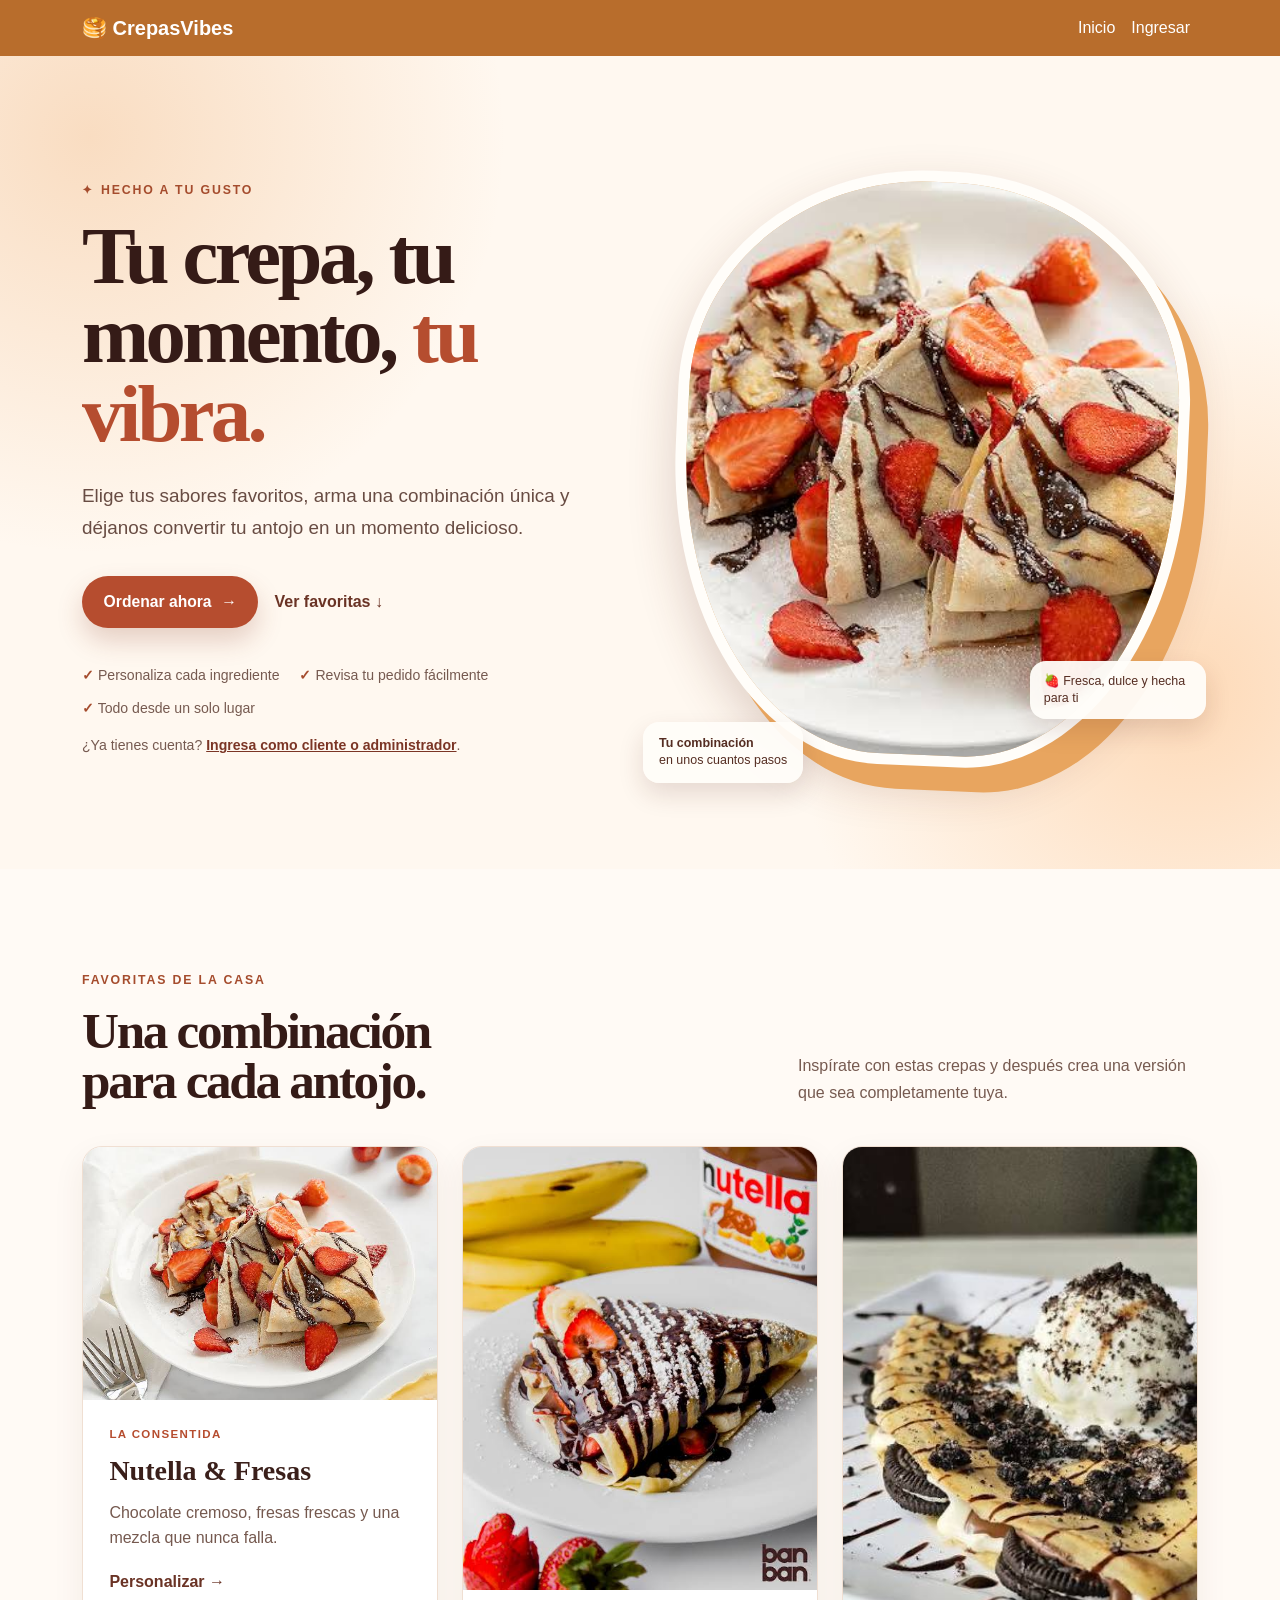
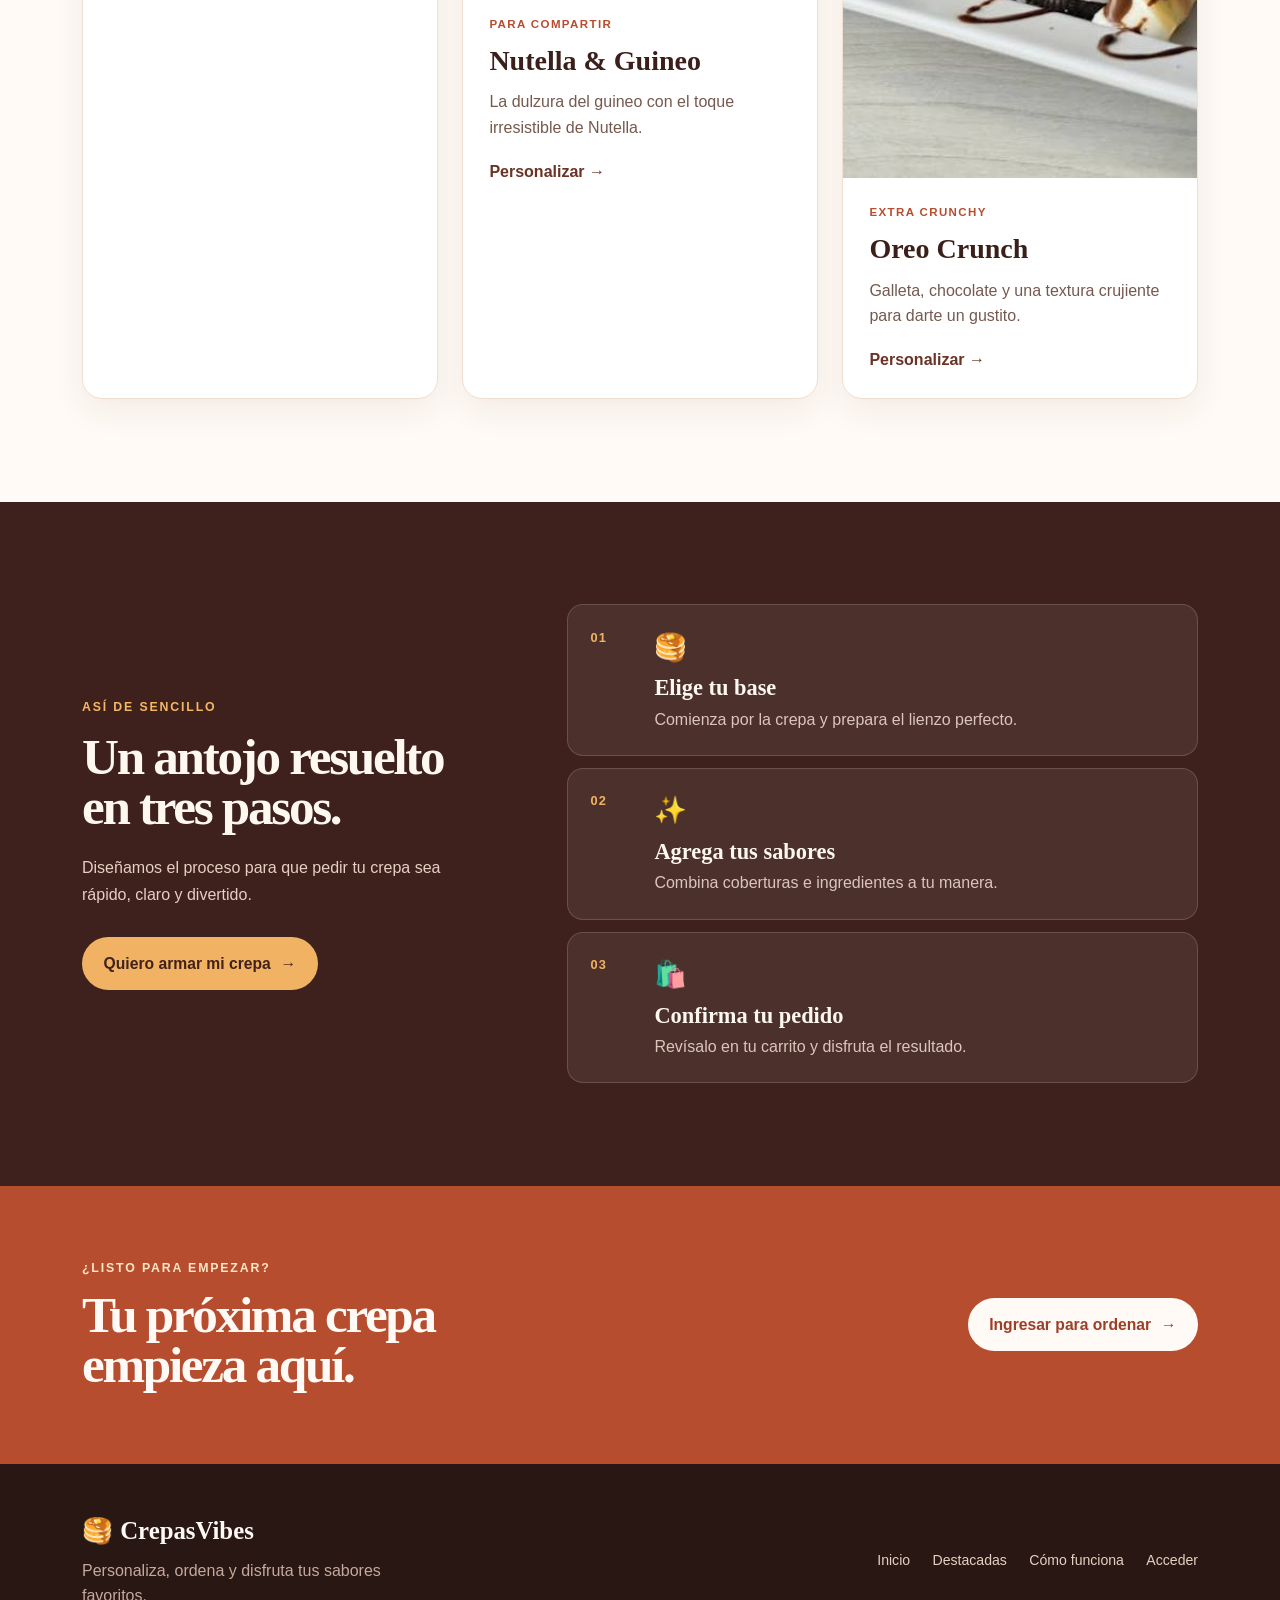
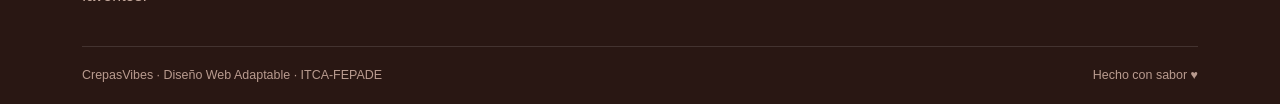
<file: index.html>
<!doctype html>
<html lang="es">

<head>
    <meta charset="utf-8">
    <meta name="viewport" content="width=device-width,initial-scale=1">
    <meta name="description" content="CrepasVibes: personaliza tu crepa y disfruta tus sabores favoritos.">
    <title>CrepasVibes - Tu crepa, tu momento</title>
    <link href="https://cdn.jsdelivr.net/npm/bootstrap@5.3.3/dist/css/bootstrap.min.css" rel="stylesheet">
    <link rel="stylesheet" href="CSS/style.css">
</head>

<body data-pagina="inicio" class="inicio">
    <div id="nav"></div>

    <main>
        <section class="inicio-hero" aria-labelledby="inicio-titulo">
            <div class="container">
                <div class="row align-items-center g-5">
                    <div class="col-lg-6">
                        <p class="inicio-eyebrow"><span aria-hidden="true">✦</span> Hecho a tu gusto</p>
                        <h1 id="inicio-titulo">Tu crepa, tu momento, <span>tu vibra.</span></h1>
                        <p class="inicio-intro">Elige tus sabores favoritos, arma una combinación única y déjanos
                            convertir tu antojo en un momento delicioso.</p>
                        <div class="d-flex flex-wrap align-items-center gap-3">
                            <a href="login.html" class="btn inicio-btn-principal">Ordenar ahora <span
                                    aria-hidden="true">→</span></a>
                            <a href="#crepas-destacadas" class="inicio-link-hero">Ver favoritas <span
                                    aria-hidden="true">↓</span></a>
                        </div>
                        <ul class="inicio-beneficios" aria-label="Beneficios de CrepasVibes">
                            <li><span aria-hidden="true">✓</span> Personaliza cada ingrediente</li>
                            <li><span aria-hidden="true">✓</span> Revisa tu pedido fácilmente</li>
                            <li><span aria-hidden="true">✓</span> Todo desde un solo lugar</li>
                        </ul>
                        <p class="inicio-acceso">¿Ya tienes cuenta? <a href="login.html">Ingresa como cliente o administrador</a>.</p>
                    </div>
                    <div class="col-lg-6">
                        <figure class="inicio-hero-visual">
                            <div class="inicio-imagen-marco">
                                <img src="IMG/NUTELLAFRESA.jpg" alt="Crepa dorada con fresas y chocolate" width="1200"
                                    height="900">
                            </div>
                            <p class="inicio-nota sabor-nota"><span aria-hidden="true">🍓</span>
                                Fresca, dulce y hecha para ti</p>
                            <p class="inicio-nota proceso-nota"><strong>Tu combinación</strong><br>en unos
                                cuantos pasos</p>
                        </figure>
                    </div>
                </div>
            </div>
        </section>

        <section id="crepas-destacadas" class="inicio-seccion inicio-destacadas" aria-labelledby="destacadas-titulo">
            <div class="container">
                <div class="inicio-encabezado-seccion">
                    <div>
                        <p class="inicio-eyebrow">Favoritas de la casa</p>
                        <h2 id="destacadas-titulo">Una combinación para cada antojo.</h2>
                    </div>
                    <p>Inspírate con estas crepas y después crea una versión que sea completamente tuya.</p>
                </div>

                <div class="row g-4">
                    <div class="col-md-6 col-lg-4">
                        <article class="inicio-tarjeta h-100">
                            <div class="inicio-tarjeta-imagen inicio-sabor-fresa"><img src="IMG/NUTELLAFRESA.jpg" alt=""></div>
                            <div class="inicio-tarjeta-cuerpo">
                                <p class="inicio-etiqueta">La consentida</p>
                                <h3>Nutella &amp; Fresas</h3>
                                <p>Chocolate cremoso, fresas frescas y una mezcla que nunca falla.</p>
                                <a href="login.html" class="inicio-enlace">Personalizar <span aria-hidden="true">→</span></a>
                            </div>
                        </article>
                    </div>
                    <div class="col-md-6 col-lg-4">
                        <article class="inicio-tarjeta h-100">
                            <div class="inicio-tarjeta-imagen inicio-sabor-guineo"><img src="IMG/NUTELLAYGUINEO.jpg" alt=""></div>
                            <div class="inicio-tarjeta-cuerpo">
                                <p class="inicio-etiqueta">Para compartir</p>
                                <h3>Nutella &amp; Guineo</h3>
                                <p>La dulzura del guineo con el toque irresistible de Nutella.</p>
                                <a href="login.html" class="inicio-enlace">Personalizar <span aria-hidden="true">→</span></a>
                            </div>
                        </article>
                    </div>
                    <div class="col-md-6 col-lg-4">
                        <article class="inicio-tarjeta h-100">
                            <div class="inicio-tarjeta-imagen inicio-sabor-oreo"><img src="IMG/CREPAOREO.jpg" alt=""></div>
                            <div class="inicio-tarjeta-cuerpo">
                                <p class="inicio-etiqueta">Extra crunchy</p>
                                <h3>Oreo Crunch</h3>
                                <p>Galleta, chocolate y una textura crujiente para darte un gustito.</p>
                                <a href="login.html" class="inicio-enlace">Personalizar <span aria-hidden="true">→</span></a>
                            </div>
                        </article>
                    </div>
                </div>
            </div>
        </section>

        <section id="como-funciona" class="inicio-seccion inicio-como-funciona" aria-labelledby="funciona-titulo">
            <div class="container">
                <div class="row align-items-center g-5">
                    <div class="col-lg-5">
                        <p class="inicio-eyebrow">Así de sencillo</p>
                        <h2 id="funciona-titulo">Un antojo resuelto en tres pasos.</h2>
                        <p class="inicio-texto-apoyo">Diseñamos el proceso para que pedir tu crepa sea rápido,
                            claro y divertido.</p>
                        <a href="login.html" class="btn inicio-btn-secundario">Quiero armar mi crepa <span
                                aria-hidden="true">→</span></a>
                    </div>
                    <div class="col-lg-7">
                        <ol class="inicio-pasos">
                            <li>
                                <span class="inicio-numero">01</span>
                                <div><span class="inicio-icono" aria-hidden="true">🥞</span>
                                    <h3>Elige tu base</h3>
                                    <p>Comienza por la crepa y prepara el lienzo perfecto.</p>
                                </div>
                            </li>
                            <li>
                                <span class="inicio-numero">02</span>
                                <div><span class="inicio-icono" aria-hidden="true">✨</span>
                                    <h3>Agrega tus sabores</h3>
                                    <p>Combina coberturas e ingredientes a tu manera.</p>
                                </div>
                            </li>
                            <li>
                                <span class="inicio-numero">03</span>
                                <div><span class="inicio-icono" aria-hidden="true">🛍️</span>
                                    <h3>Confirma tu pedido</h3>
                                    <p>Revísalo en tu carrito y disfruta el resultado.</p>
                                </div>
                            </li>
                        </ol>
                    </div>
                </div>
            </div>
        </section>

        <section class="inicio-llamada" aria-labelledby="llamada-titulo">
            <div class="container">
                <div class="inicio-llamada-contenido">
                    <div>
                        <p class="inicio-eyebrow">¿Listo para empezar?</p>
                        <h2 id="llamada-titulo">Tu próxima crepa empieza aquí.</h2>
                    </div>
                    <a href="login.html" class="btn inicio-btn-claro">Ingresar para ordenar <span aria-hidden="true">→</span></a>
                </div>
            </div>
        </section>
    </main>

    <footer class="inicio-footer">
        <div class="container">
            <div class="row gy-4 align-items-center">
                <div class="col-md-5">
                    <a class="inicio-marca" href="index.html">🥞 <span>CrepasVibes</span></a>
                    <p>Personaliza, ordena y disfruta tus sabores favoritos.</p>
                </div>
                <div class="col-md-7">
                    <nav class="inicio-enlaces-footer" aria-label="Navegación del pie de página">
                        <a href="index.html">Inicio</a>
                        <a href="#crepas-destacadas">Destacadas</a>
                        <a href="#como-funciona">Cómo funciona</a>
                        <a href="login.html">Acceder</a>
                    </nav>
                </div>
            </div>
            <div class="inicio-footer-inferior">
                <span>CrepasVibes · Diseño Web Adaptable · ITCA-FEPADE</span>
                <span>Hecho con sabor <span aria-hidden="true">♥</span></span>
            </div>
        </div>
    </footer>

    <script src="https://cdn.jsdelivr.net/npm/bootstrap@5.3.3/dist/js/bootstrap.bundle.min.js"></script>
    <script src="JS/auth.js"></script>
    <script src="JS/ui.js"></script>
    <script src="JS/app.js"></script>
</body>

</html>
</file>
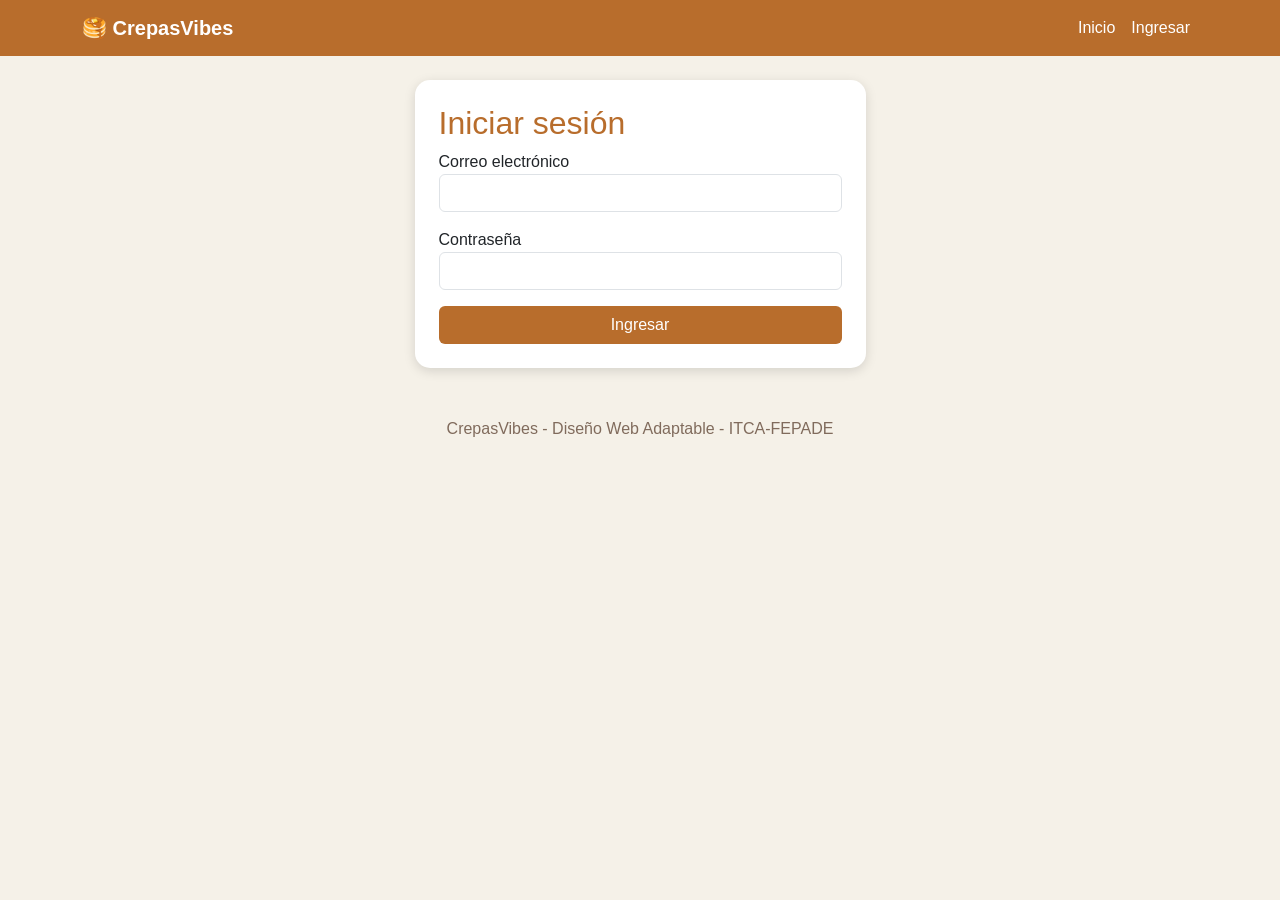
<file: login.html>
<!doctype html>
<html lang="es">

<head>
    <meta charset="utf-8">
    <meta name="viewport" content="width=device-width,initial-scale=1">
    <title>CrepasVibes - Iniciar sesión</title>
    <link href="https://cdn.jsdelivr.net/npm/bootstrap@5.3.3/dist/css/bootstrap.min.css" rel="stylesheet">
    <link rel="stylesheet" href="CSS/style.css">
</head>

<body data-pagina="login">
    <div id="nav"></div>
    <main class="container py-4">
        <div class="row justify-content-center">
            <div class="col-md-5">
                <div class="card p-4">
                    <h2 class="titulo">Iniciar sesión</h2>
                    <form id="formLogin">
                        <label for="correo">Correo electrónico</label>
                        <input id="correo" type="email" class="form-control mb-3" required>
                        <label for="clave">Contraseña</label>
                        <input id="clave" type="password" class="form-control mb-3" required>
                        <button class="btn btn-crepa w-100">Ingresar</button>
                    </form>
                </div>
            </div>
        </div>
    </main>
    <footer>CrepasVibes - Diseño Web Adaptable - ITCA-FEPADE</footer>
    <script src="https://cdn.jsdelivr.net/npm/bootstrap@5.3.3/dist/js/bootstrap.bundle.min.js"></script>
    <script src="JS/auth.js"></script>
    <script src="JS/ui.js"></script>
    <script src="JS/app.js"></script>
</body>

</html>
</file>
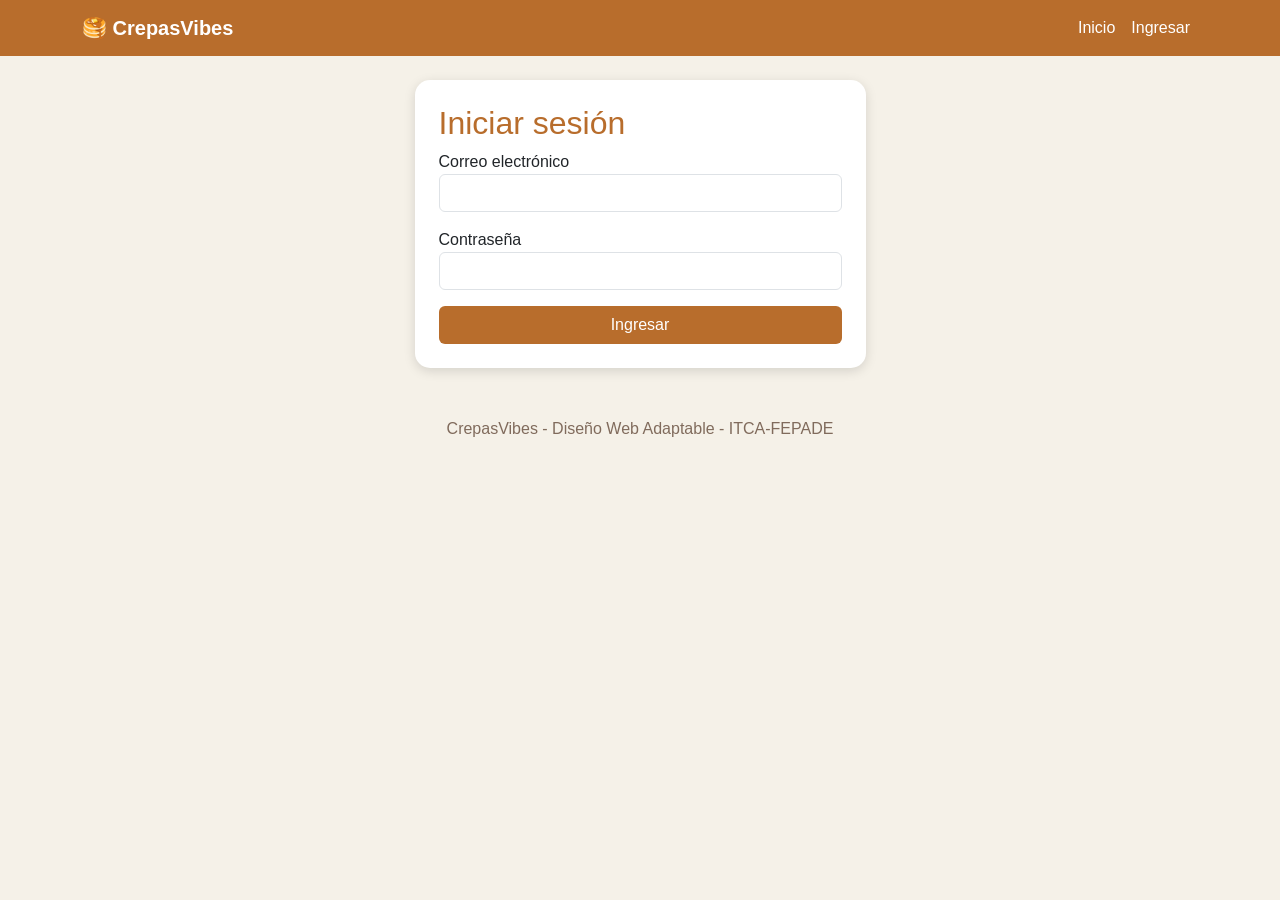
<file: ADMIN/dashboard.html>
<!doctype html>
<html lang="es">

<head>
    <meta charset="utf-8">
    <meta name="viewport" content="width=device-width,initial-scale=1">
    <title>CrepasVibes - Resumen</title>
    <link href="https://cdn.jsdelivr.net/npm/bootstrap@5.3.3/dist/css/bootstrap.min.css" rel="stylesheet">
    <link rel="stylesheet" href="../CSS/style.css">
</head>

<body data-pagina="resumen">
    <div id="nav"></div>
    <main class="container py-4">
        <div id="contenido"></div>
    </main>
    <footer>CrepasVibes - Diseño Web Adaptable - ITCA-FEPADE</footer>
    <script src="https://cdn.jsdelivr.net/npm/bootstrap@5.3.3/dist/js/bootstrap.bundle.min.js"></script>
    <script src="../JS/auth.js"></script>
    <script src="../JS/ui.js"></script>
    <script src="../JS/app.js"></script>
</body>

</html>
</file>
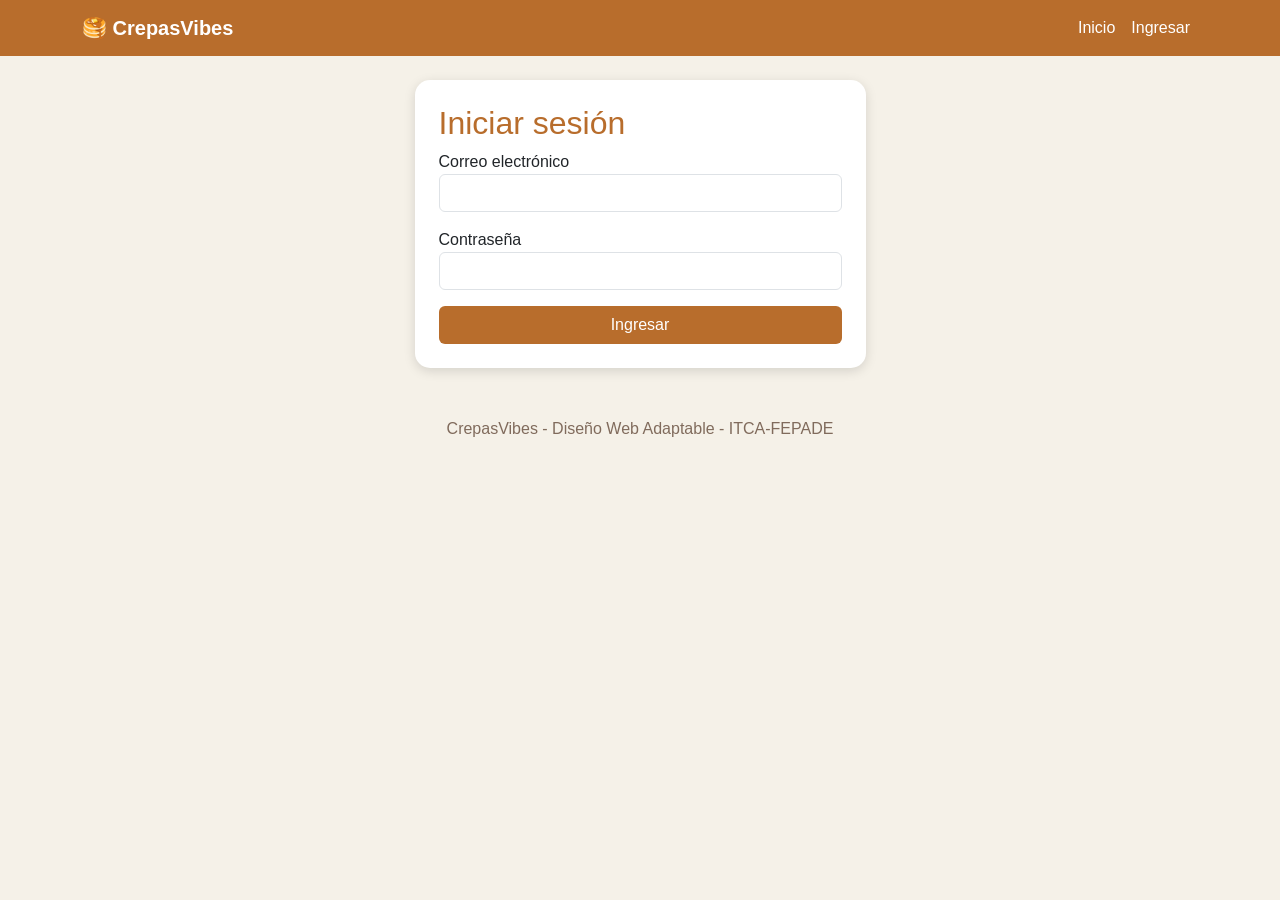
<file: ADMIN/historial.html>
<!doctype html>
<html lang="es">

<head>
    <meta charset="utf-8">
    <meta name="viewport" content="width=device-width,initial-scale=1">
    <title>CrepasVibes - Historial de eliminados</title>
    <link href="https://cdn.jsdelivr.net/npm/bootstrap@5.3.3/dist/css/bootstrap.min.css" rel="stylesheet">
    <link rel="stylesheet" href="../CSS/style.css">
</head>

<body data-pagina="historial">
    <div id="nav"></div>

    <main class="container py-4">
        <div id="contenido"></div>
    </main>

    <footer>CrepasVibes - Diseño Web Adaptable - ITCA-FEPADE</footer>

    <script src="https://cdn.jsdelivr.net/npm/bootstrap@5.3.3/dist/js/bootstrap.bundle.min.js"></script>
    <script src="../JS/auth.js"></script>
    <script src="../JS/ui.js"></script>
    <script src="../JS/app.js"></script>
</body>

</html>
</file>
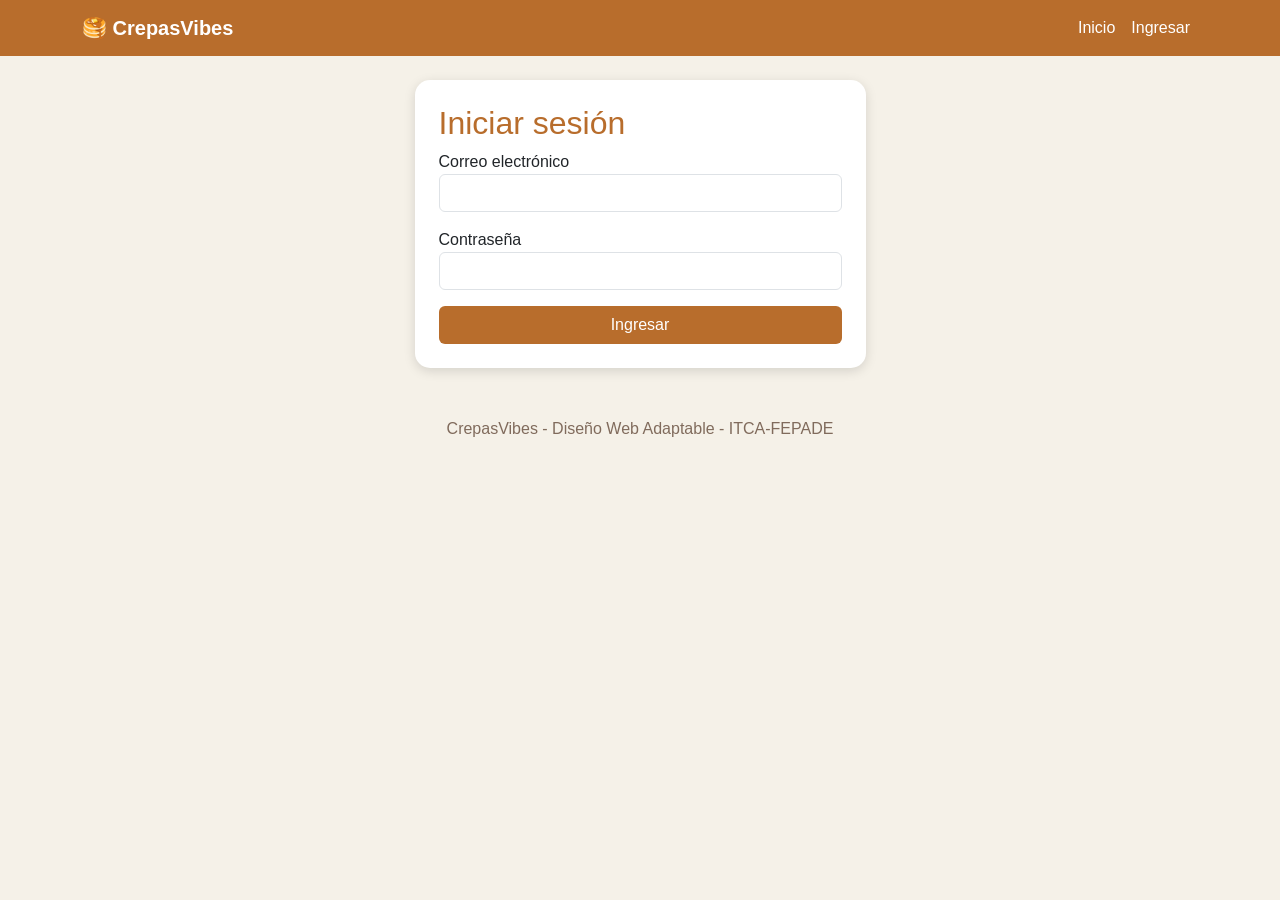
<file: ADMIN/inventario.html>
<!doctype html>
<html lang="es">

<head>
    <meta charset="utf-8">
    <meta name="viewport" content="width=device-width,initial-scale=1">
    <title>CrepasVibes - Inventario</title>
    <link href="https://cdn.jsdelivr.net/npm/bootstrap@5.3.3/dist/css/bootstrap.min.css" rel="stylesheet">
    <link rel="stylesheet" href="../CSS/style.css">
</head>

<body data-pagina="inventario">
    <div id="nav"></div>
    <main class="container py-4">
        <div id="contenido"></div>
    </main>
    <footer>CrepasVibes - Diseño Web Adaptable - ITCA-FEPADE</footer>
    <script src="https://cdn.jsdelivr.net/npm/bootstrap@5.3.3/dist/js/bootstrap.bundle.min.js"></script>
    <script src="../JS/auth.js"></script>
    <script src="../JS/ui.js"></script>
    <script src="../JS/app.js"></script>
</body>

</html>
</file>
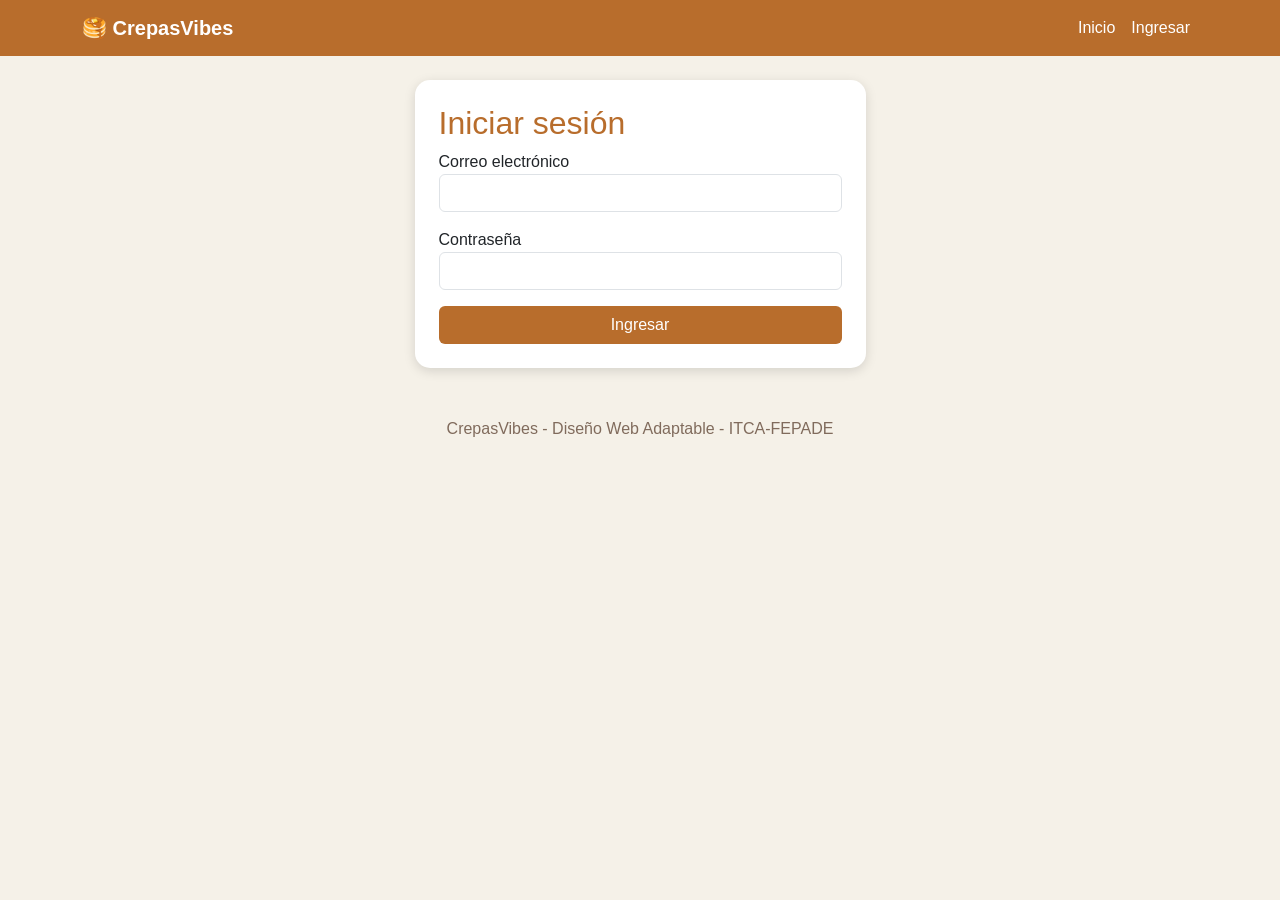
<file: ADMIN/pedidos.html>
<!doctype html>
<html lang="es">

<head>
    <meta charset="utf-8">
    <meta name="viewport" content="width=device-width,initial-scale=1">
    <title>CrepasVibes - Pedidos</title>
    <link href="https://cdn.jsdelivr.net/npm/bootstrap@5.3.3/dist/css/bootstrap.min.css" rel="stylesheet">
    <link rel="stylesheet" href="../CSS/style.css">
</head>

<body data-pagina="pedidos">
    <div id="nav"></div>
    <main class="container py-4">
        <div id="contenido"></div>
    </main>
    <footer>CrepasVibes - Diseño Web Adaptable - ITCA-FEPADE</footer>
    <script src="https://cdn.jsdelivr.net/npm/bootstrap@5.3.3/dist/js/bootstrap.bundle.min.js"></script>
    <script src="../JS/auth.js"></script>
    <script src="../JS/ui.js"></script>
    <script src="../JS/app.js"></script>
</body>

</html>
</file>
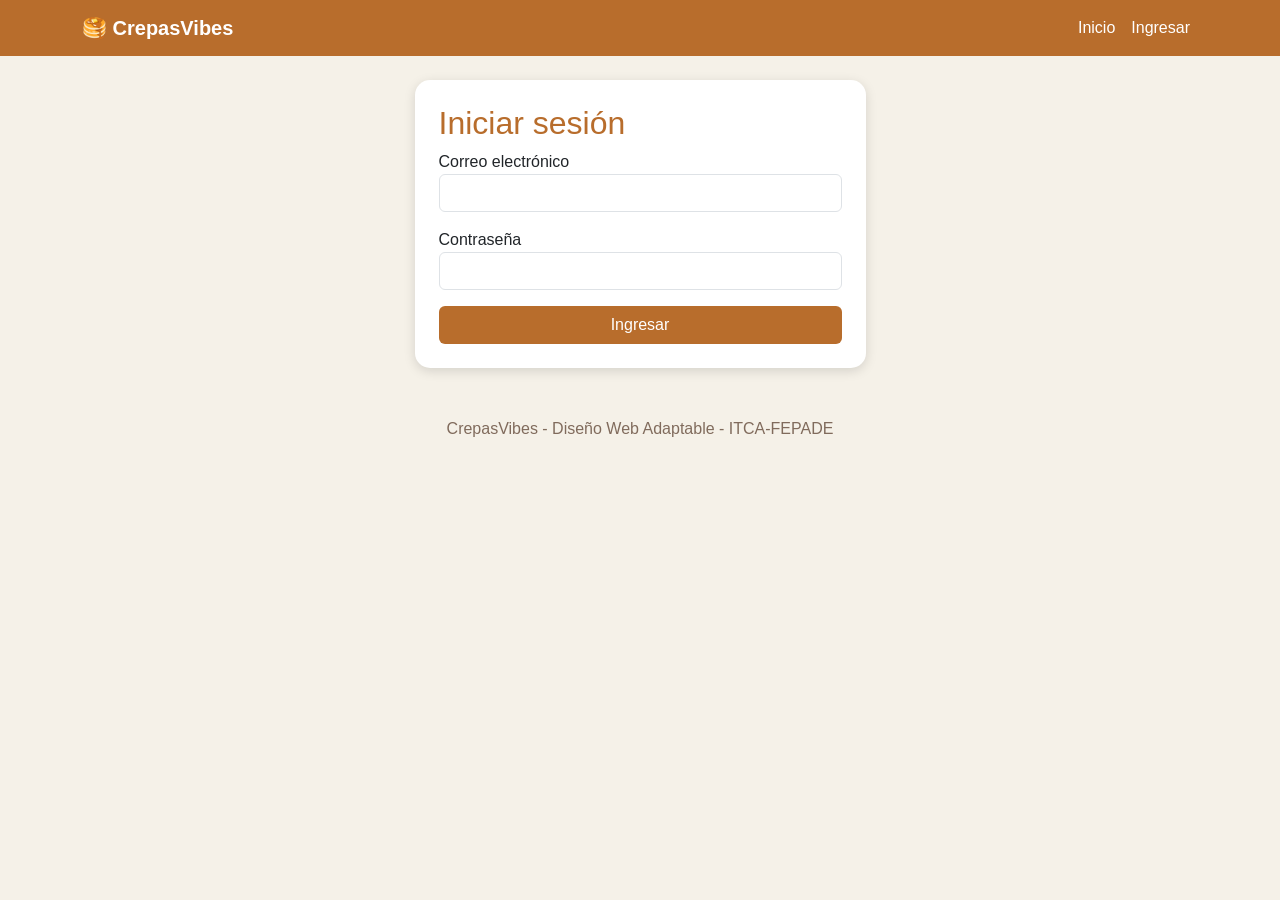
<file: ADMIN/productos.html>
<!doctype html>
<html lang="es">

<head>
    <meta charset="utf-8">
    <meta name="viewport" content="width=device-width,initial-scale=1">
    <title>CrepasVibes - Productos</title>
    <link href="https://cdn.jsdelivr.net/npm/bootstrap@5.3.3/dist/css/bootstrap.min.css" rel="stylesheet">
    <link rel="stylesheet" href="../CSS/style.css">
</head>

<body data-pagina="productos">
    <div id="nav"></div>
    <main class="container py-4">
        <div id="contenido" class="container"></div>
    </main>
    <footer>CrepasVibes - Diseño Web Adaptable - ITCA-FEPADE</footer>
    <script src="https://cdn.jsdelivr.net/npm/bootstrap@5.3.3/dist/js/bootstrap.bundle.min.js"></script>
    <script src="../JS/auth.js"></script>
    <script src="../JS/ui.js"></script>
    <script src="../JS/app.js"></script>
</body>

</html>
</file>
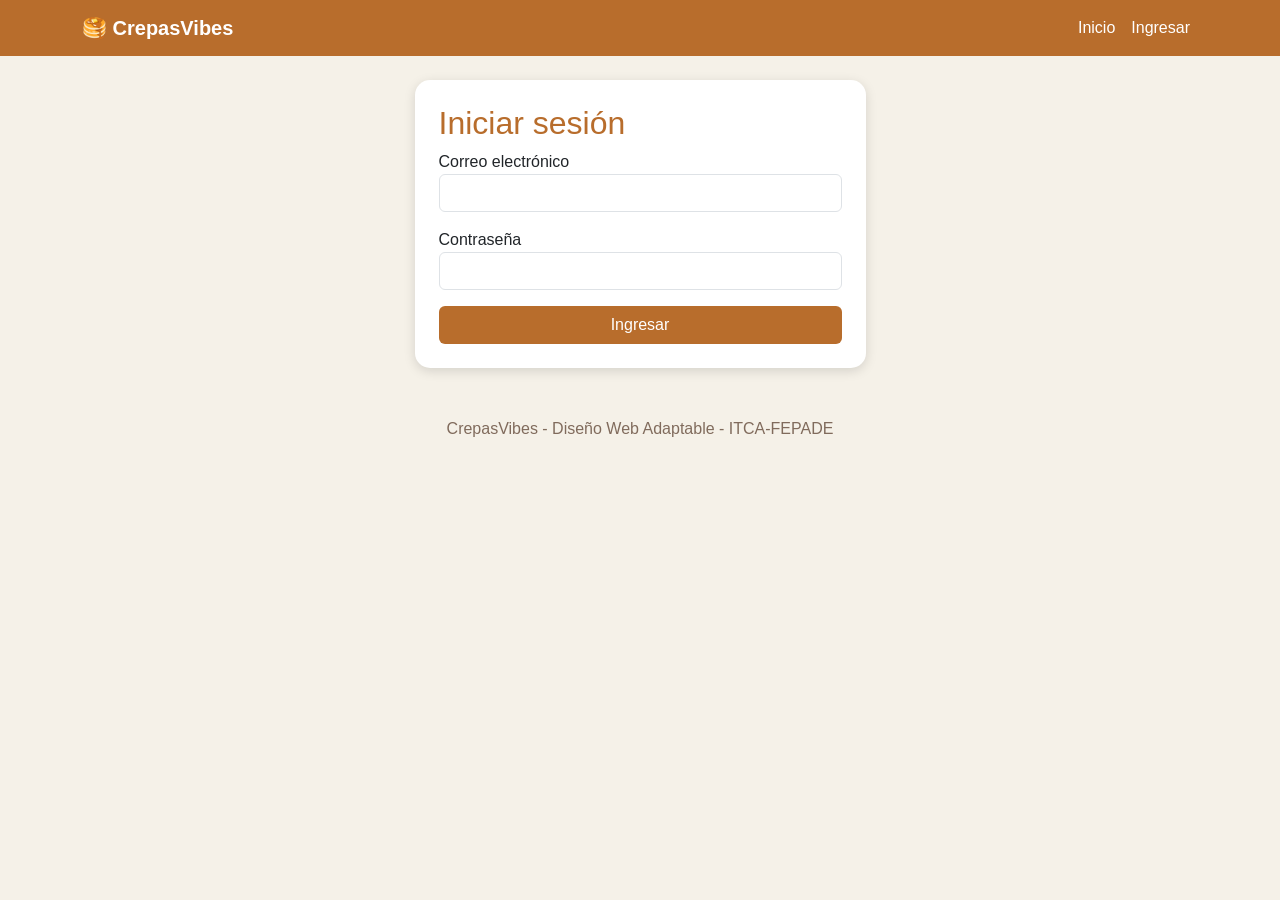
<file: ADMIN/ventas.html>
<!doctype html>
<html lang="es">

<head>
    <meta charset="utf-8">
    <meta name="viewport" content="width=device-width,initial-scale=1">
    <title>CrepasVibes - Ventas</title>
    <link href="https://cdn.jsdelivr.net/npm/bootstrap@5.3.3/dist/css/bootstrap.min.css" rel="stylesheet">
    <link rel="stylesheet" href="../CSS/style.css">
</head>

<body data-pagina="ventas">
    <div id="nav"></div>
    <main class="container py-4">
        <div id="contenido"></div>
    </main>
    <footer>CrepasVibes - Diseño Web Adaptable - ITCA-FEPADE</footer>
    <script src="https://cdn.jsdelivr.net/npm/bootstrap@5.3.3/dist/js/bootstrap.bundle.min.js"></script>
    <script src="../JS/auth.js"></script>
    <script src="../JS/ui.js"></script>
    <script src="../JS/app.js"></script>
</body>

</html>
</file>
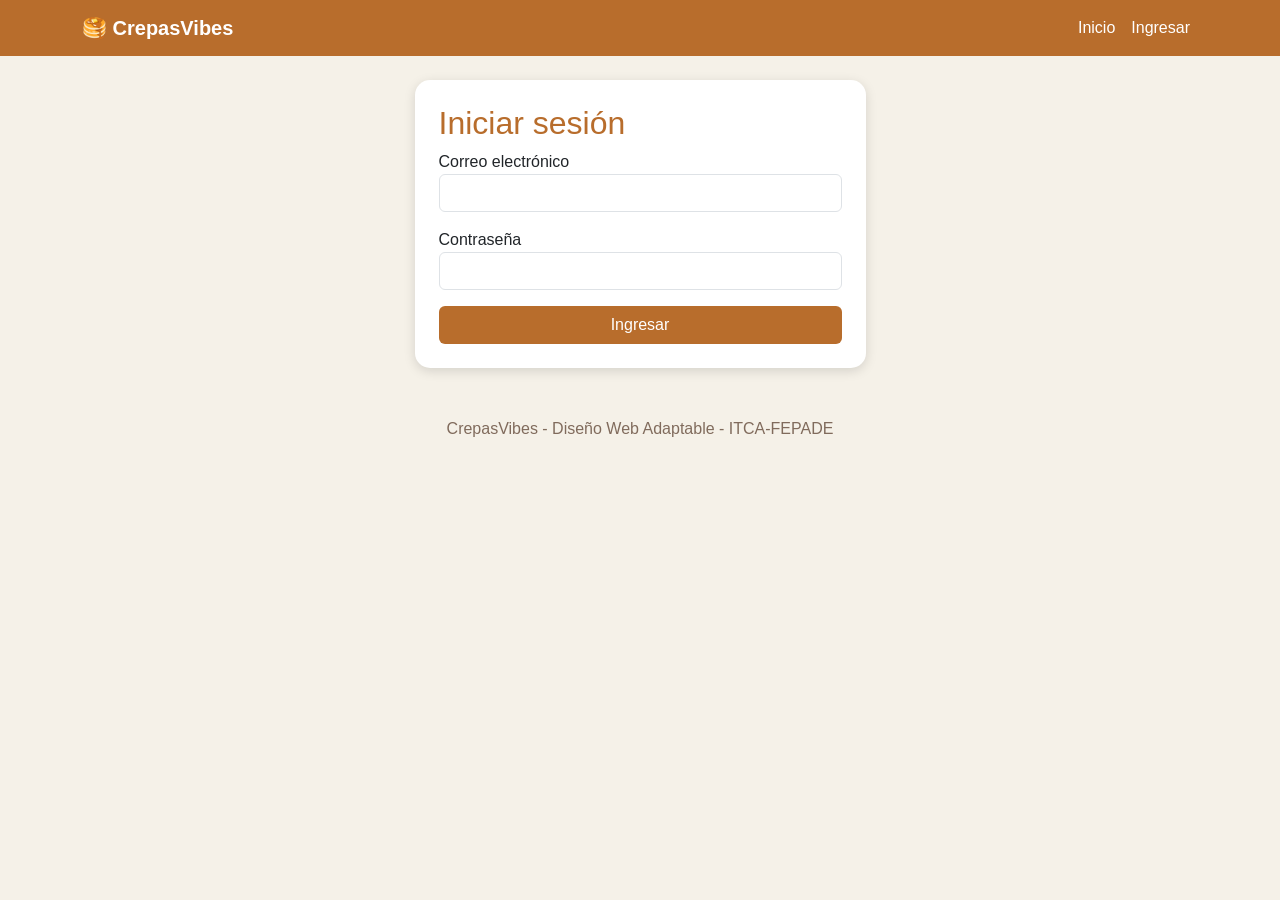
<file: CLIENTE/mis-pedidos.html>
<!doctype html>
<html lang="es">

<head>
    <meta charset="utf-8">
    <meta name="viewport" content="width=device-width,initial-scale=1">
    <title>CrepasVibes - Mis pedidos</title>
    <link href="https://cdn.jsdelivr.net/npm/bootstrap@5.3.3/dist/css/bootstrap.min.css" rel="stylesheet">
    <link rel="stylesheet" href="../CSS/style.css">
</head>

<body data-pagina="mis">
    <div id="nav"></div>
    <main class="container py-4">
        <div id="contenido"></div>
    </main>
    <footer>CrepasVibes - Diseño Web Adaptable - ITCA-FEPADE</footer>
    <script src="https://cdn.jsdelivr.net/npm/bootstrap@5.3.3/dist/js/bootstrap.bundle.min.js"></script>
    <script src="../JS/auth.js"></script>
    <script src="../JS/ui.js"></script>
    <script src="../JS/app.js"></script>
</body>

</html>
</file>
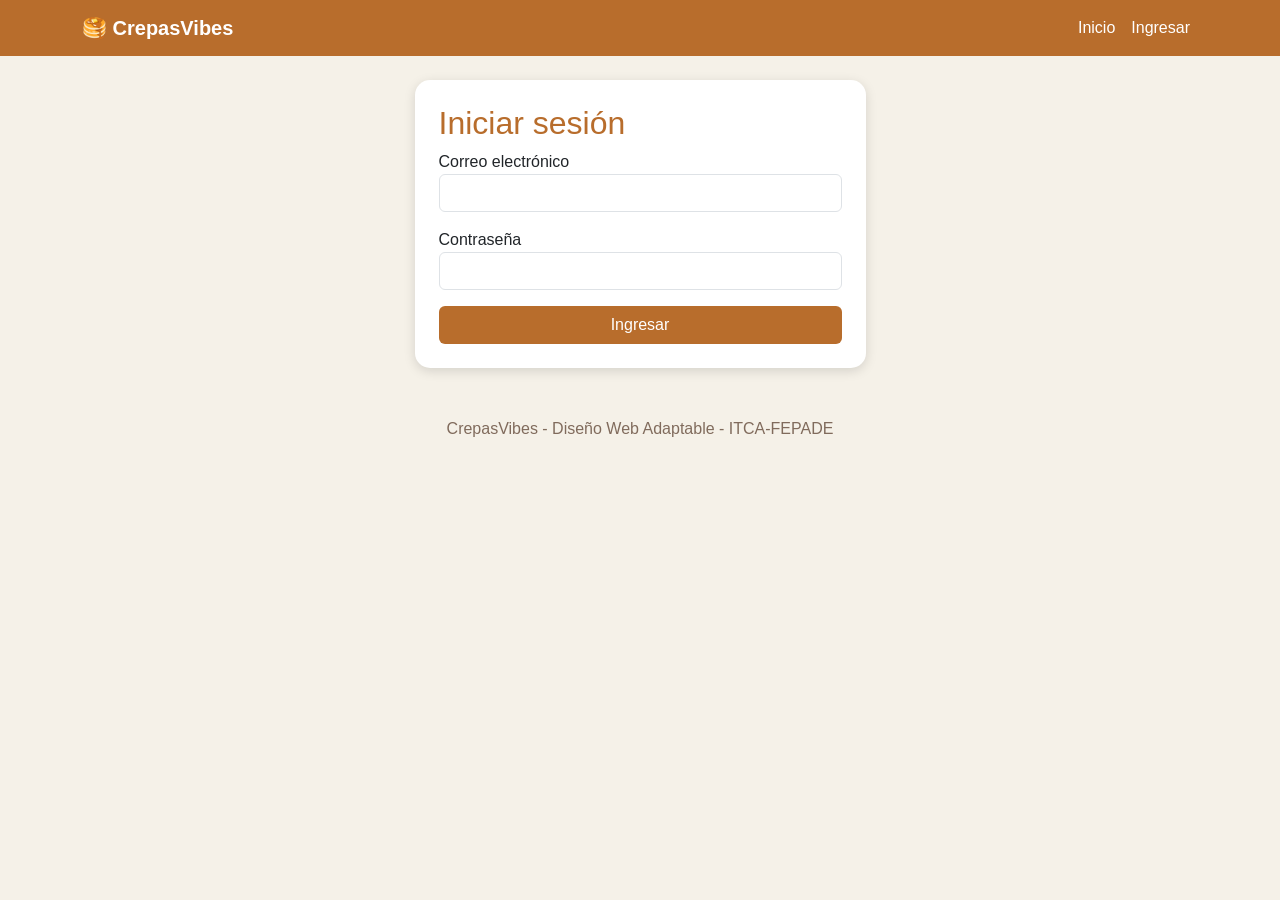
<file: CLIENTE/tienda.html>
<!doctype html>
<html lang="es">

<head>
    <meta charset="utf-8">
    <meta name="viewport" content="width=device-width,initial-scale=1">
    <title>CrepasVibes - Catálogo</title>
    <link href="https://cdn.jsdelivr.net/npm/bootstrap@5.3.3/dist/css/bootstrap.min.css" rel="stylesheet">
    <link rel="stylesheet" href="../CSS/style.css">
</head>

<body data-pagina="tienda">
    <div id="nav"></div>
    <main class="container py-4">
        <div id="contenido"></div>
    </main>
    <footer>CrepasVibes - Diseño Web Adaptable - ITCA-FEPADE</footer>
    <script src="https://cdn.jsdelivr.net/npm/bootstrap@5.3.3/dist/js/bootstrap.bundle.min.js"></script>
    <script src="../JS/auth.js"></script>
    <script src="../JS/ui.js"></script>
    <script src="../JS/app.js"></script>
</body>
</html>
</file>
<file: CSS/style.css>
body {
    background: #f5f1e8;
    font-family: Arial, Helvetica, sans-serif
}

.navbar,
.btn-crepa {
    background: #b86d2c !important;
    color: white !important
}

.card {
    border: 0;
    border-radius: 15px;
    box-shadow: 0 3px 12px #0002
}

.titulo {
    color: #b86d2c
}

.hero {
    background: #fff5e8;
    border-radius: 20px;
    padding: 65px 20px
}

.table-responsive {
    background: white;
    border-radius: 12px;
    padding: 10px
}

footer {
    text-align: center;
    padding: 25px;
    color: #806b5c
}

@media(max-width:600px) {
    .hero {
        padding: 30px 10px
    }
}

.vista-crepa {
    background: linear-gradient(135deg, #fff8ed, #fbe5ca);
    border: 1px solid #eed1aa;
    border-radius: 18px;
    padding: 18px
}

.crepa-ilustracion {
    position: relative;
    width: 190px;
    height: 150px;
    margin: auto;
    filter: drop-shadow(0 8px 9px #79421f33)
}

.crepa-disco {
    position: absolute;
    left: 18px;
    top: 12px;
    width: 155px;
    height: 125px;
    border-radius: 50%;
    background: radial-gradient(ellipse at 40% 35%, #fbe4a6, #d58c47 75%);
    border: 6px solid #e6a45f
}

.crepa-doblez {
    position: absolute;
    left: 43px;
    top: 49px;
    width: 108px;
    height: 78px;
    background: linear-gradient(145deg, #f7d68e, #c9823d);
    clip-path: polygon(0 0, 100% 0, 50% 100%);
    border-radius: 14px
}

.catalogo-card {
    transition: transform .2s ease-in-out
}

.catalogo-card:hover {
    transform: translateY(-5px)
}



.catalogo-top-bg {
  height: 180px;
  overflow: hidden;
  background: #fff;
  display: grid;
  place-items: center;
}

.catalogo-imagen {
  width: 100%;
  height: 100%;
  display: block;
  object-fit: contain;
}

/* Portada de CrepasVibes: estilos aislados para no afectar los módulos existentes. */
body.inicio {
    background: #fffaf5;
    color: #38201b;
}

.inicio h1,
.inicio h2,
.inicio h3,
.inicio-marca {
    font-family: Georgia, "Times New Roman", serif;
}

.inicio-hero {
    overflow: hidden;
    padding: clamp(4.5rem, 9vw, 7.5rem) 0 clamp(4.5rem, 8vw, 6.5rem);
    background:
        radial-gradient(circle at 7% 10%, rgba(237, 163, 95, .32), transparent 26rem),
        radial-gradient(circle at 93% 78%, rgba(253, 204, 158, .68), transparent 25rem),
        #fff8f0;
}

.inicio-eyebrow {
    display: flex;
    align-items: center;
    gap: .45rem;
    margin-bottom: 1rem;
    color: #a54c2d;
    font-size: .77rem;
    font-weight: 800;
    letter-spacing: .15em;
    text-transform: uppercase;
}

.inicio-hero h1,
.inicio-seccion h2,
.inicio-llamada h2 {
    margin: 0;
    color: #351b17;
    font-weight: 800;
    letter-spacing: -.045em;
    line-height: .98;
}

.inicio-hero h1 {
    max-width: 11ch;
    font-size: clamp(3.15rem, 6.3vw, 5.9rem);
}

.inicio-hero h1 span {
    color: #b54d2f;
}

.inicio-intro {
    max-width: 34rem;
    margin: 1.7rem 0 2rem;
    color: #684c43;
    font-size: clamp(1rem, 1.5vw, 1.18rem);
    line-height: 1.7;
}

.inicio-btn-principal,
.inicio-btn-secundario,
.inicio-btn-claro {
    display: inline-flex;
    align-items: center;
    gap: .6rem;
    border: 0;
    border-radius: 999px;
    padding: .9rem 1.35rem;
    font-size: .98rem;
    font-weight: 800;
    transition: transform .2s ease, box-shadow .2s ease, background-color .2s ease;
}

.inicio-btn-principal {
    background: #b64d2f;
    color: #fff;
    box-shadow: 0 .8rem 1.6rem rgba(137, 57, 37, .22);
}

.inicio-btn-principal:hover,
.inicio-btn-principal:focus-visible {
    background: #913b25;
    color: #fff;
    transform: translateY(-2px);
    box-shadow: 0 1rem 1.8rem rgba(137, 57, 37, .28);
}

.inicio-link-hero,
.inicio-enlace {
    color: #6a3325;
    font-weight: 800;
    text-decoration: none;
}

.inicio-link-hero:hover,
.inicio-link-hero:focus-visible,
.inicio-enlace:hover,
.inicio-enlace:focus-visible {
    color: #b64d2f;
    text-decoration: underline;
    text-underline-offset: .25rem;
}

.inicio-beneficios {
    display: flex;
    flex-wrap: wrap;
    gap: .75rem 1.25rem;
    margin: 2.3rem 0 0;
    padding: 0;
    color: #765a50;
    font-size: .88rem;
    list-style: none;
}

.inicio-beneficios span {
    color: #a54c2d;
    font-weight: 900;
}

.inicio-acceso {
    margin: 1rem 0 0;
    color: #765a50;
    font-size: .88rem;
}

.inicio-acceso a {
    color: #7b3525;
    font-weight: 800;
}

.inicio-hero-visual {
    position: relative;
    width: min(100%, 32rem);
    margin: 0 auto;
}

.inicio-imagen-marco {
    position: relative;
    aspect-ratio: .86;
    overflow: hidden;
    border: .7rem solid #fffdf9;
    border-radius: 48% 48% 42% 42% / 38% 38% 52% 52%;
    background: #e8b477;
    box-shadow: 1.2rem 1.5rem 0 #e8a55f, 0 1.2rem 3rem rgba(93, 43, 29, .2);
    transform: rotate(2.5deg);
}

.inicio-imagen-marco img {
    width: 100%;
    height: 100%;
    object-fit: cover;
    object-position: center;
    transform: rotate(-2.5deg) scale(1.08);
}

.inicio-nota {
    position: absolute;
    z-index: 1;
    margin: 0;
    border-radius: 1rem;
    background: rgba(255, 253, 249, .95);
    box-shadow: 0 .7rem 1.6rem rgba(75, 31, 18, .14);
    color: #552d22;
    font-family: Arial, Helvetica, sans-serif;
    font-size: .78rem;
    line-height: 1.35;
}

.sabor-nota {
    right: -1.2rem;
    bottom: 3rem;
    max-width: 11rem;
    padding: .75rem .85rem;
}

.proceso-nota {
    bottom: -1rem;
    left: -2rem;
    padding: .85rem 1rem;
}

.inicio-seccion {
    padding: clamp(4.5rem, 8vw, 7rem) 0;
}

.inicio-encabezado-seccion {
    display: flex;
    align-items: end;
    justify-content: space-between;
    gap: 2rem;
    margin-bottom: 2.5rem;
}

.inicio-seccion h2,
.inicio-llamada h2 {
    max-width: 15ch;
    font-size: clamp(2.35rem, 4vw, 4.1rem);
}

.inicio-encabezado-seccion > p,
.inicio-texto-apoyo {
    max-width: 25rem;
    margin: 0;
    color: #765a50;
    line-height: 1.7;
}

.inicio-tarjeta {
    overflow: hidden;
    border: 1px solid #f0dfd2;
    border-radius: 1.25rem;
    background: #fff;
    box-shadow: 0 .75rem 2rem rgba(88, 41, 28, .07);
    transition: transform .22s ease, box-shadow .22s ease;
}

.inicio-tarjeta:hover {
    transform: translateY(-.4rem);
    box-shadow: 0 1.25rem 2.3rem rgba(88, 41, 28, .13);
}

.inicio-tarjeta-imagen {
    position: relative;
    min-height: 10.5rem;
    overflow: hidden;
    background: #f8ece2;
}

.inicio-tarjeta-imagen img {
    width: 100%;
    height: 100%;
    min-height: 10.5rem;
    object-fit: cover;
    transition: transform .35s ease;
}

.inicio-tarjeta:hover .inicio-tarjeta-imagen img {
    transform: scale(1.06);
}

.inicio-sabor-fresa { background: linear-gradient(135deg, #ffd9ce, #ffeeba); }
.inicio-sabor-guineo { background: linear-gradient(135deg, #fbeab3, #edc67d); }
.inicio-sabor-oreo { background: linear-gradient(135deg, #d7c7c0, #f1dfcf); }

.inicio-tarjeta-cuerpo {
    padding: 1.65rem;
}

.inicio-etiqueta {
    margin: 0 0 .65rem;
    color: #b64d2f;
    font-size: .72rem;
    font-weight: 800;
    letter-spacing: .12em;
    text-transform: uppercase;
}

.inicio-tarjeta h3 {
    margin: 0 0 .75rem;
    color: #3a1f1a;
    font-size: 1.75rem;
    font-weight: 800;
}

.inicio-tarjeta-cuerpo > p:not(.inicio-etiqueta) {
    min-height: 3.4rem;
    color: #75594f;
    line-height: 1.6;
}

.inicio-como-funciona {
    background: #3e211c;
}

.inicio-como-funciona .inicio-eyebrow { color: #f4b765; }
.inicio-como-funciona h2 { color: #fff8f1; }
.inicio-como-funciona .inicio-texto-apoyo { margin: 1.35rem 0 1.8rem; color: #e6cfc4; }

.inicio-btn-secundario {
    background: #f1b363;
    color: #41221b;
}

.inicio-btn-secundario:hover,
.inicio-btn-secundario:focus-visible {
    background: #ffd084;
    color: #41221b;
    transform: translateY(-2px);
}

.inicio-pasos {
    display: grid;
    gap: .75rem;
    margin: 0;
    padding: 0;
    list-style: none;
}

.inicio-pasos li {
    display: grid;
    grid-template-columns: 3rem 1fr;
    gap: 1rem;
    padding: 1.4rem;
    border: 1px solid rgba(255, 247, 240, .16);
    border-radius: 1rem;
    background: rgba(255, 255, 255, .07);
}

.inicio-numero {
    color: #f1b363;
    font-size: .8rem;
    font-weight: 900;
    letter-spacing: .1em;
}

.inicio-icono { display: block; margin-bottom: .5rem; font-size: 1.65rem; }
.inicio-pasos h3 { margin: 0 0 .35rem; color: #fff8f1; font-size: 1.4rem; font-weight: 800; }
.inicio-pasos p { margin: 0; color: #dcc6bc; line-height: 1.55; }

.inicio-llamada {
    padding: clamp(3rem, 6vw, 4.6rem) 0;
    background: #b64d2f;
}

.inicio-llamada-contenido {
    display: flex;
    align-items: center;
    justify-content: space-between;
    gap: 1.5rem;
}

.inicio-llamada .inicio-eyebrow { margin-bottom: .75rem; color: #ffe6c5; }
.inicio-llamada h2 { color: #fffaf5; }

.inicio-btn-claro {
    flex: 0 0 auto;
    background: #fffaf5;
    color: #9f3e26;
}

.inicio-btn-claro:hover,
.inicio-btn-claro:focus-visible {
    background: #ffe8c8;
    color: #7d2b1b;
    transform: translateY(-2px);
}

.inicio-footer {
    padding: 3rem 0 1.25rem;
    background: #291713;
    color: #e5cfc2;
    text-align: left;
}

.inicio-marca {
    display: inline-flex;
    align-items: center;
    gap: .45rem;
    color: #fffaf5;
    font-size: 1.55rem;
    font-weight: 800;
    text-decoration: none;
}

.inicio-marca:hover,
.inicio-marca:focus-visible { color: #ffe1bb; }
.inicio-footer p { max-width: 19rem; margin: .65rem 0 0; color: #c5a99d; line-height: 1.55; }

.inicio-enlaces-footer {
    display: flex;
    flex-wrap: wrap;
    justify-content: flex-end;
    gap: .9rem 1.4rem;
}

.inicio-enlaces-footer a,
.inicio-footer-inferior {
    color: #e5cfc2;
    font-size: .88rem;
}

.inicio-enlaces-footer a { text-decoration: none; }
.inicio-enlaces-footer a:hover,
.inicio-enlaces-footer a:focus-visible { color: #ffe1bb; text-decoration: underline; text-underline-offset: .3rem; }

.inicio-footer-inferior {
    display: flex;
    justify-content: space-between;
    gap: 1rem;
    margin-top: 2.35rem;
    padding-top: 1.15rem;
    border-top: 1px solid rgba(255, 255, 255, .12);
    color: #b99b8f;
    font-size: .78rem;
}

.inicio a:focus-visible {
    outline: 3px solid #f3b565;
    outline-offset: 4px;
}

@media (max-width: 991.98px) {
    .inicio-hero h1 { max-width: 14ch; }
    .inicio-hero-visual { width: min(82%, 32rem); margin-top: 1rem; }
    .inicio-encabezado-seccion { align-items: start; flex-direction: column; }
}

@media (max-width: 767.98px) {
    .inicio-hero { padding-top: 4rem; }
    .inicio-hero h1 { font-size: clamp(3rem, 15vw, 4.4rem); }
    .inicio-beneficios { display: grid; gap: .55rem; }
    .inicio-hero-visual { width: min(88%, 29rem); }
    .inicio-imagen-marco { border-width: .5rem; box-shadow: .75rem 1rem 0 #e8a55f, 0 1rem 2.3rem rgba(93, 43, 29, .2); }
    .sabor-nota { right: -1.5rem; bottom: 2.5rem; }
    .proceso-nota { left: -1.4rem; }
    .inicio-llamada-contenido,
    .inicio-footer-inferior { align-items: flex-start; flex-direction: column; }
    .inicio-enlaces-footer { justify-content: flex-start; }
}

@media (max-width: 440px) {
    .inicio-hero-visual { width: 92%; }
    .inicio-nota { font-size: .7rem; }
    .sabor-nota { right: -1.3rem; }
    .proceso-nota { left: -1.1rem; }
    .inicio-tarjeta-cuerpo { padding: 1.35rem; }
}

@media (prefers-reduced-motion: reduce) {
    .inicio *, .inicio *::before, .inicio *::after { scroll-behavior: auto !important; transition-duration: .01ms !important; }
}
</file>
